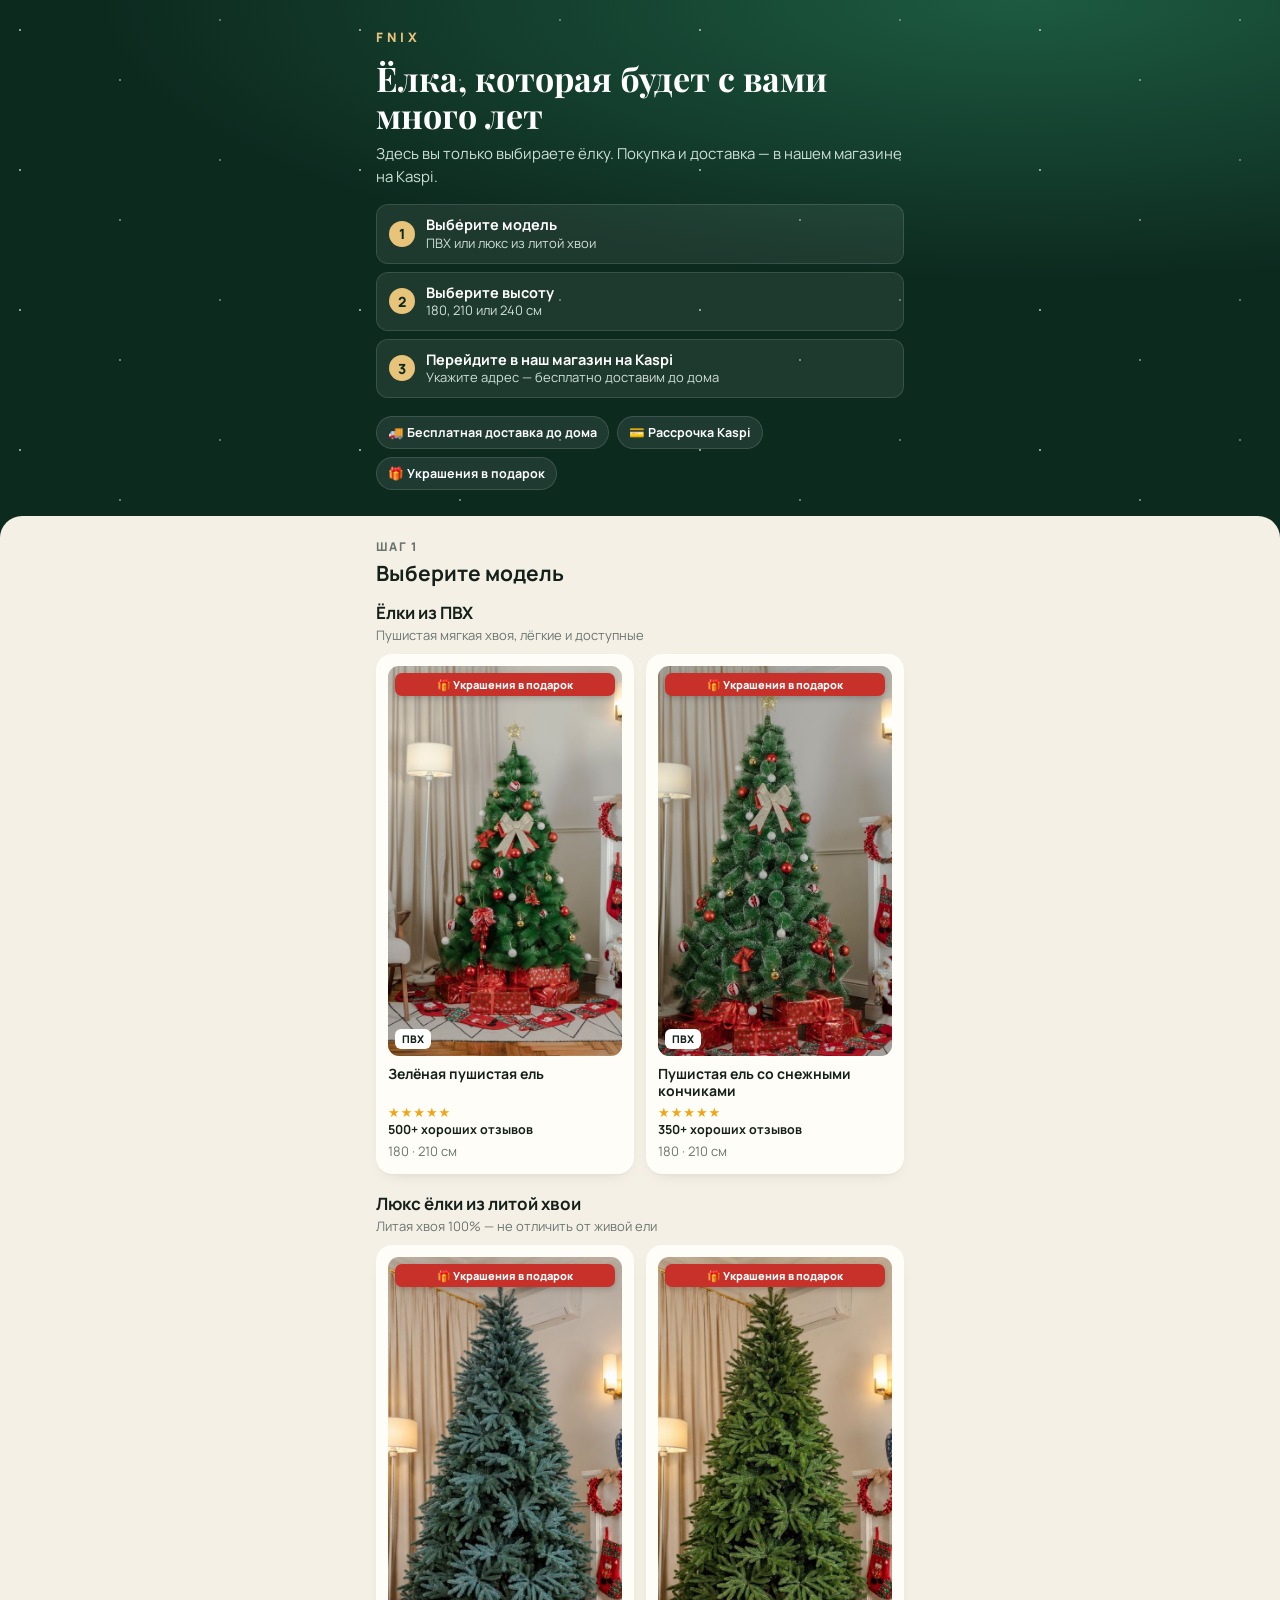
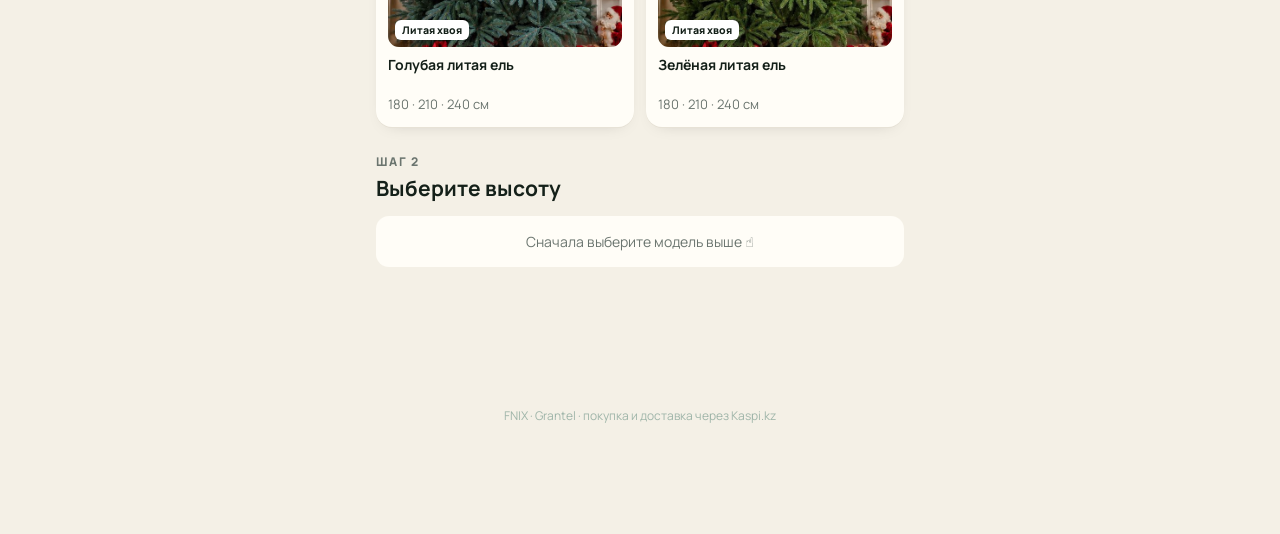
<file: index.html>
<!DOCTYPE html>
<html lang="ru">
<head>
<meta charset="utf-8">
<meta name="viewport" content="width=device-width, initial-scale=1, viewport-fit=cover">
<title>Искусственные ёлки FNIX — купить на Kaspi</title>
<meta name="description" content="Искусственные ёлки FNIX: ПВХ и литые. Выберите модель и размер и купите на Kaspi в рассрочку.">
<meta property="og:title" content="Искусственные ёлки FNIX">
<meta property="og:description" content="4 модели, все размеры. Покупка на Kaspi.">
<meta name="theme-color" content="#0d2a1f">
<link rel="preconnect" href="https://fonts.googleapis.com">
<link rel="preconnect" href="https://fonts.gstatic.com" crossorigin>
<link href="https://fonts.googleapis.com/css2?family=Manrope:wght@500;700;800&family=Playfair+Display:wght@700&display=swap" rel="stylesheet">
<style>
  :root{
    --bg:#0d2a1f; --bg2:#123a2b; --card:#fffdf7; --ink:#142019; --muted:#6b756f;
    --gold:#e8c37a; --kaspi:#f14635; --line:#e7e2d6; --ok:#1f7a4d;
  }
  *{box-sizing:border-box;margin:0;padding:0}
  body{font-family:Manrope,system-ui,sans-serif;background:var(--bg);color:var(--ink);-webkit-font-smoothing:antialiased}
  .wrap{max-width:560px;margin:0 auto;padding:0 16px}

  /* hero */
  header{position:relative;overflow:hidden;color:#fff;padding:28px 0 26px;
    background:radial-gradient(120% 90% at 80% 0%,#1d5a41 0%,var(--bg) 60%)}
  .snow{position:absolute;inset:0;pointer-events:none;
    background-image:radial-gradient(2px 2px at 20px 30px,#fff8 50%,transparent 51%),radial-gradient(1.5px 1.5px at 120px 80px,#fff6 50%,transparent 51%),radial-gradient(2px 2px at 220px 20px,#fff5 50%,transparent 51%),radial-gradient(1px 1px at 300px 110px,#fff8 50%,transparent 51%);
    background-size:340px 140px}
  .brand{font-weight:800;letter-spacing:.32em;font-size:13px;color:var(--gold)}
  h1{font-family:"Playfair Display",serif;font-size:34px;line-height:1.08;margin:14px 0 10px}
  .lead{color:#cfe0d6;font-size:15px;line-height:1.5}
  .how{list-style:none;margin-top:16px;display:grid;gap:8px}
  .how li{display:flex;gap:11px;align-items:center;background:#ffffff12;border:1px solid #ffffff1f;border-radius:12px;padding:10px 12px}
  .how span{flex:none;width:26px;height:26px;border-radius:50%;background:var(--gold);color:var(--bg);font-weight:800;font-size:14px;display:grid;place-items:center}
  .how div{font-size:13px;color:#cfe0d6;line-height:1.35}
  .how b{display:block;color:#fff;font-size:14.5px}
  .perks{display:flex;gap:8px;flex-wrap:wrap;margin-top:18px}
  .perk{font-size:12.5px;font-weight:700;padding:7px 11px;border-radius:99px;background:#ffffff14;border:1px solid #ffffff22}

  main{background:#f4f0e6;border-radius:22px 22px 0 0;padding:22px 0 120px;min-height:60vh}
  .step{font-size:12px;font-weight:800;letter-spacing:.12em;color:var(--muted);text-transform:uppercase}
  h2{font-size:21px;margin:4px 0 14px}

  /* models */
  .grid{display:grid;grid-template-columns:1fr 1fr;gap:12px}
  .grp{margin:18px 0 10px}.grp:first-child{margin-top:4px}
  .grp h3{font-size:17px}.grp p{font-size:13px;color:var(--muted);margin-top:2px}
  .m{background:var(--card);border:2px solid transparent;border-radius:16px;padding:10px 10px 12px;text-align:left;cursor:pointer;font:inherit;color:inherit;
     box-shadow:0 1px 0 var(--line),0 6px 18px -12px #0004;transition:transform .15s,border-color .15s}
  .m:active{transform:scale(.98)}
  .m.on{border-color:var(--ok)}
  .pic{aspect-ratio:3/5;border-radius:11px;overflow:hidden;background:linear-gradient(#eef3ee,#dfe8e1);display:grid;place-items:center;position:relative}
  .pic img{width:100%;height:100%;object-fit:cover;object-position:center top}
  .pic svg{width:78%;height:auto}
  .gift{position:absolute;top:7px;left:7px;right:7px;font-size:11px;font-weight:800;background:#c8312a;color:#fff;padding:4px 7px;border-radius:7px;text-align:center;box-shadow:0 2px 6px #0003}
  .chosen .gift-line{color:#c8312a;font-weight:800;font-size:13px;margin-top:3px}
  .tag{position:absolute;bottom:7px;left:7px;font-size:10.5px;font-weight:800;background:#fff;padding:3px 7px;border-radius:6px}
  .m b{display:block;font-size:14px;line-height:1.25;margin:9px 0 4px;min-height:35px}
  .rev{font-size:12.5px;font-weight:700;color:var(--ink);margin:-1px 0 4px}.rev i{display:block;font-style:normal;color:#f2a516;letter-spacing:1px;font-size:13px}
  .from{font-size:13px;color:var(--muted)}
  .from strong{color:var(--ink);font-size:15px}

  /* sizes */
  #sizes{margin-top:26px;scroll-margin-top:14px}
  .chosen{display:flex;gap:12px;align-items:center;background:var(--card);border-radius:14px;padding:10px;margin-bottom:12px}
  .chosen .pic{width:64px;flex:none;border-radius:9px}
  .chosen p{font-size:13px;color:var(--muted);margin-top:2px}
  .sz{display:grid;grid-template-columns:1fr 1fr;gap:10px}
  .s{background:var(--card);border:2px solid var(--line);border-radius:13px;padding:12px;cursor:pointer;font:inherit;color:inherit;text-align:left}
  .s.on{border-color:var(--ok);background:#f0f8f2}
  .s .h{font-weight:800;font-size:18px}
  .s .p{font-size:14px;margin-top:3px}
  .old{color:var(--muted);text-decoration:line-through;font-size:12.5px;margin-left:4px}
  .hint{color:var(--muted);font-size:14px;padding:16px;text-align:center;background:var(--card);border-radius:13px}

  /* buy bar */
  .bar{position:fixed;left:0;right:0;bottom:0;background:#fff;border-top:1px solid var(--line);padding:12px 16px calc(12px + env(safe-area-inset-bottom));
       transform:translateY(110%);visibility:hidden;transition:transform .25s,visibility .25s;z-index:5;box-shadow:0 -10px 30px -18px #0005}
  .bar.show{transform:none;visibility:visible}
  .bar .wrap{display:flex;align-items:center;gap:12px;padding:0}
  .price{flex:1;min-width:0}
  .price .now{font-size:15px;font-weight:800;line-height:1.25}
  .price small{display:block;color:var(--muted);font-size:12px;white-space:nowrap;overflow:hidden;text-overflow:ellipsis}
  .badge{background:var(--kaspi);color:#fff;font-size:12px;font-weight:800;border-radius:6px;padding:2px 6px;margin-left:6px;vertical-align:4px}
  .buy{background:var(--kaspi);color:#fff;text-decoration:none;font-weight:800;font-size:14.5px;padding:13px 14px;border-radius:13px;text-align:center;line-height:1.2;max-width:58%}
  .buy:active{filter:brightness(.92)}
  footer{color:#9fb5a9;font-size:12px;text-align:center;padding:20px 16px 110px;background:#f4f0e6}
  .sk{display:inline-block;width:70px;height:14px;border-radius:4px;background:linear-gradient(90deg,#e8e3d8,#f6f2e9,#e8e3d8);background-size:200%;animation:sh 1.2s infinite;vertical-align:-2px}
  @keyframes sh{to{background-position:-200% 0}}
</style>
</head>
<body>
<header>
  <div class="snow"></div>
  <div class="wrap" style="position:relative">
    <div class="brand">FNIX</div>
    <h1>Ёлка, которая будет с вами много лет</h1>
    <p class="lead">Здесь вы только выбираете ёлку. Покупка и доставка — в нашем магазине на Kaspi.</p>
    <ol class="how">
      <li><span>1</span><div><b>Выберите модель</b>ПВХ или люкс из литой хвои</div></li>
      <li><span>2</span><div><b>Выберите высоту</b>180, 210 или 240 см</div></li>
      <li><span>3</span><div><b>Перейдите в наш магазин на Kaspi</b>Укажите адрес — бесплатно доставим до дома</div></li>
    </ol>
    <div class="perks"><span class="perk">🚚 Бесплатная доставка до дома</span><span class="perk">💳 Рассрочка Kaspi</span><span class="perk">🎁 Украшения в подарок</span></div>
  </div>
</header>

<main>
  <div class="wrap">
    <div class="step">Шаг 1</div>
    <h2>Выберите модель</h2>
    <div id="models"></div>

    <section id="sizes">
      <div class="step">Шаг 2</div>
      <h2>Выберите высоту</h2>
      <div id="sizebox"><div class="hint">Сначала выберите модель выше ☝️</div></div>
    </section>
  </div>
</main>
<footer>FNIX · Grantel · покупка и доставка через Kaspi.kz</footer>

<div class="bar" id="bar">
  <div class="wrap">
    <div class="price"><div class="now" id="barName"></div><small id="barH"></small></div>
    <a class="buy" id="buy" href="#" target="_blank" rel="noopener">Перейти в KASPI магазин</a>
  </div>
</div>

<script>
// ---- Настройка: ID пикселя Meta (необязательно) ----
const PIXEL_ID = "";

const TREES = {
  "pvc-green":  {fill:"#2f7d4a", dark:"#1f5c35", tips:null},
  "pvc-snow":   {fill:"#2f7d4a", dark:"#1f5c35", tips:"#ffffff"},
  "cast-blue":  {fill:"#6f9fae", dark:"#4f7f8f", tips:"#d7eaf0"},
  "cast-green": {fill:"#3c8a52", dark:"#246a3b", tips:"#7fbf8c"},
};
function treeSVG(id){
  const t = TREES[id] || TREES["pvc-green"];
  const tiers = [[60,28,70],[52,55,92],[42,85,116],[30,118,140]]; // halfWidth, top, bottom
  let s = `<svg viewBox="0 0 120 170" xmlns="http://www.w3.org/2000/svg"><rect x="54" y="138" width="12" height="18" rx="2" fill="#6b4a2e"/>`;
  tiers.slice().reverse().forEach(([w,top,bot],i)=>{
    const pts=[`60,${top}`]; const n=7;
    for(let k=0;k<=n;k++){const x=60+w-(2*w*k/n); pts.push(`${x},${bot-(k%2?6:0)}`);}
    s+=`<polygon points="${pts.join(" ")}" fill="${i%2?t.fill:t.dark}"/>`;
    if(t.tips) for(let k=0;k<=n;k+=1){const x=60+w-(2*w*k/n); s+=`<circle cx="${x}" cy="${bot-(k%2?6:1)}" r="${id==="pvc-snow"?3.6:2.2}" fill="${t.tips}"/>`;}
  });
  s+=`<polygon points="60,6 63.5,15 73,15 65.5,20.5 68.5,29.5 60,24 51.5,29.5 54.5,20.5 47,15 56.5,15" fill="#e8c37a"/></svg>`;
  return s;
}
const pic = (m, extra="") => `<div class="pic">${m.img?`<img src="${m.img}" alt="${m.name}" loading="lazy">`:treeSVG(m.id)}${extra}</div>`;
let MODELS=[], GROUPS=[], cur=null, curSize=null;
function sizesOf(m){ return m.sizes.filter(s => s.kaspi); }
const hs = m => sizesOf(m).map(s=>s.h.replace(" см","")).join(" · ") + " см";

function renderModels(){
  document.getElementById("models").innerHTML = GROUPS.map(g=>{
    const ms = MODELS.filter(m=>m.group===g.id);
    return `<div class="grp"><h3>${g.title}</h3><p>${g.sub}</p></div><div class="grid">${ms.map(m=>
      `<button class="m ${cur===m?"on":""}" data-id="${m.id}">${pic(m,`${m.gift?`<span class="gift">🎁 ${m.gift}</span>`:""}<span class="tag">${m.material}</span>`)}<b>${m.name}</b>${m.reviews?`<div class="rev"><i>★★★★★</i> ${m.reviews}</div>`:""}<div class="from">${hs(m)}</div></button>`).join("")}</div>`;
  }).join("");
}

function renderSizes(){
  const box=document.getElementById("sizebox");
  if(!cur) return;
  const list=sizesOf(cur);
  box.innerHTML = `<div class="chosen">${pic(cur)}<div><b>${cur.name}</b><p>${cur.desc}</p>${cur.gift?`<div class="gift-line">🎁 ${cur.gift}</div>`:""}</div></div>` +
    `<div class="sz">${list.map((s,i)=>`<button class="s ${curSize===s?"on":""}" data-i="${i}"><div class="h">${s.h}</div></button>`).join("")}</div>`;
}

function renderBar(){
  const bar=document.getElementById("bar");
  if(!curSize){bar.classList.remove("show");return;}
  document.getElementById("barName").textContent = cur.name;
  document.getElementById("barH").textContent = curSize.h;
  document.getElementById("buy").href = curSize.kaspi;
  bar.classList.add("show");
}

document.addEventListener("click",e=>{
  const m=e.target.closest(".m");
  if(m){
    cur=MODELS.find(x=>x.id===m.dataset.id); curSize=null;
    renderModels(); renderSizes(); renderBar();
    document.getElementById("sizes").scrollIntoView({behavior:"smooth"});
    track("ViewContent",{content_name:cur.name});
    return;
  }
  const s=e.target.closest(".s");
  if(s){ curSize=sizesOf(cur)[+s.dataset.i]; renderSizes(); renderBar(); return; }
  if(e.target.closest("#buy")) track("Lead",{content_name:`${cur.name} ${curSize.h}`});
});

function track(ev,data){ try{ window.fbq && fbq("track",ev,data);}catch(_){} }
if(PIXEL_ID){
  !function(f,b,e,v,n,t,s){if(f.fbq)return;n=f.fbq=function(){n.callMethod?n.callMethod.apply(n,arguments):n.queue.push(arguments)};if(!f._fbq)f._fbq=n;n.push=n;n.loaded=!0;n.version='2.0';n.queue=[];t=b.createElement(e);t.async=!0;t.src=v;s=b.getElementsByTagName(e)[0];s.parentNode.insertBefore(t,s)}(window,document,'script','https://connect.facebook.net/en_US/fbevents.js');
  fbq("init",PIXEL_ID); fbq("track","PageView");
}

(async()=>{
  const cfg = await (await fetch("products.json",{cache:"no-store"})).json();
  MODELS = cfg.models; GROUPS = cfg.groups; renderModels();
})();
</script>
</body>
</html>
</file>
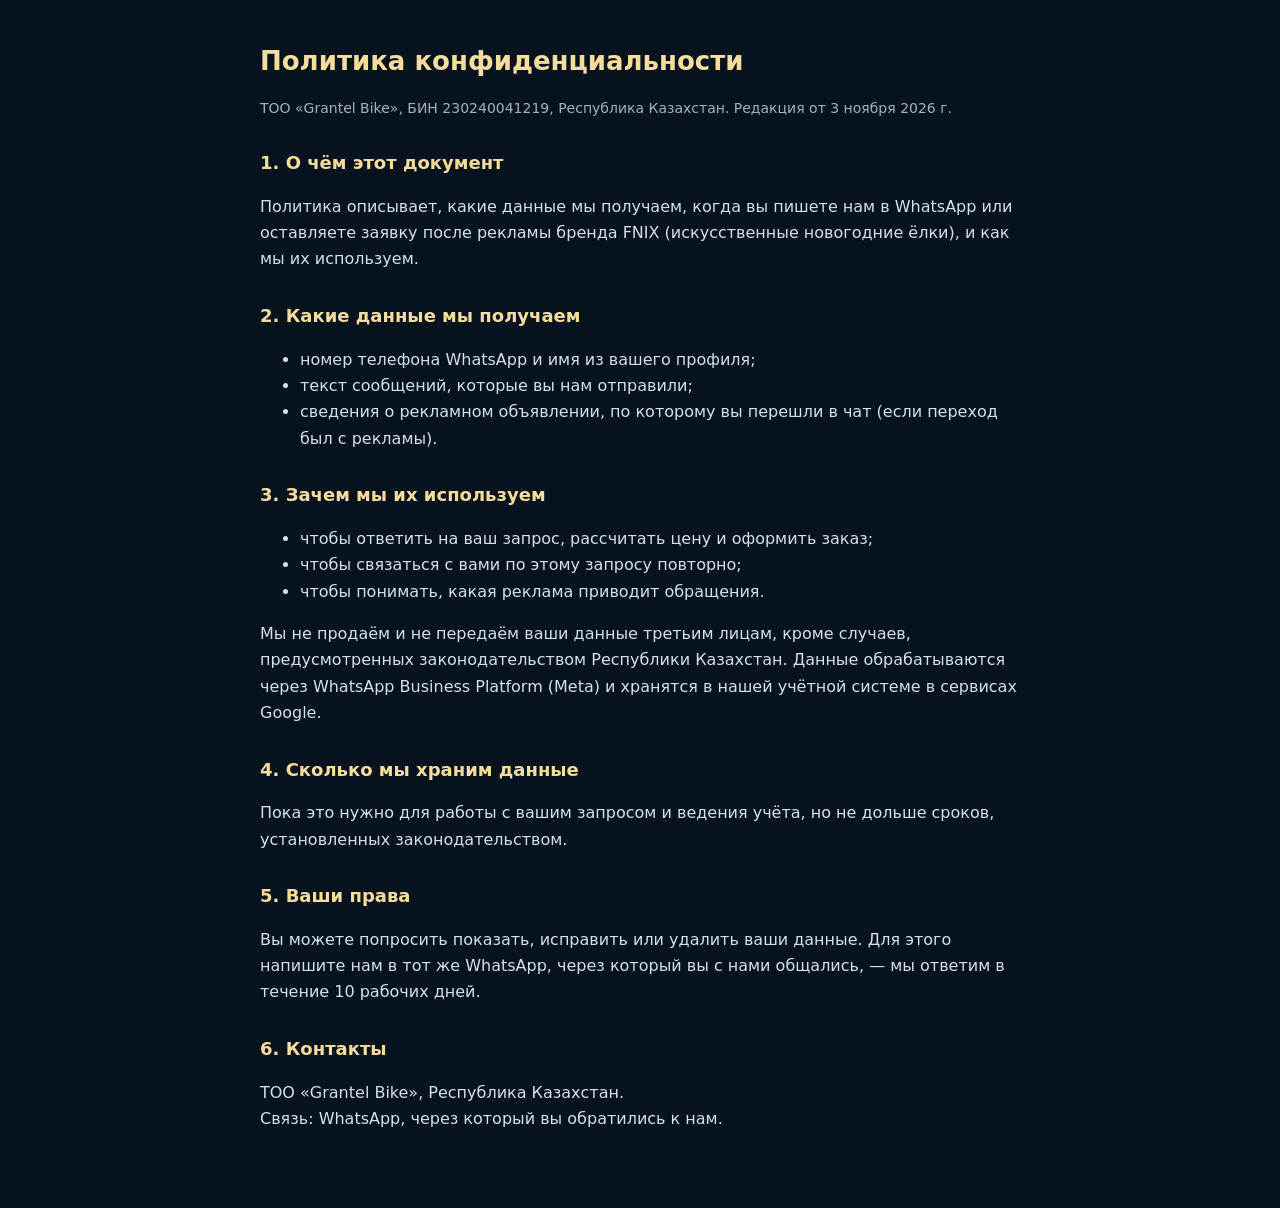
<file: site/privacy.html>
<!doctype html>
<html lang="ru">
<head>
<meta charset="utf-8">
<meta name="viewport" content="width=device-width,initial-scale=1">
<title>Политика конфиденциальности — FNIX</title>
<style>
  body{margin:0;background:#07121f;color:#eef3f7;font:16px/1.65 system-ui,-apple-system,Segoe UI,sans-serif}
  main{max-width:760px;margin:0 auto;padding:40px 16px 60px}
  h1{font-size:26px;margin:0 0 6px;color:#f6dd9c}
  h2{font-size:18px;margin:28px 0 8px;color:#f6dd9c}
  p,li{color:#d5e0e8}
  .muted{color:#9fb3c4;font-size:14px}
  a{color:#e8c26b}
</style>
</head>
<body>
<main>
  <h1>Политика конфиденциальности</h1>
  <p class="muted">ТОО «Grantel Bike», БИН 230240041219, Республика Казахстан. Редакция от 3 ноября 2026 г.</p>

  <h2>1. О чём этот документ</h2>
  <p>Политика описывает, какие данные мы получаем, когда вы пишете нам в WhatsApp или оставляете заявку после рекламы бренда FNIX (искусственные новогодние ёлки), и как мы их используем.</p>

  <h2>2. Какие данные мы получаем</h2>
  <ul>
    <li>номер телефона WhatsApp и имя из вашего профиля;</li>
    <li>текст сообщений, которые вы нам отправили;</li>
    <li>сведения о рекламном объявлении, по которому вы перешли в чат (если переход был с рекламы).</li>
  </ul>

  <h2>3. Зачем мы их используем</h2>
  <ul>
    <li>чтобы ответить на ваш запрос, рассчитать цену и оформить заказ;</li>
    <li>чтобы связаться с вами по этому запросу повторно;</li>
    <li>чтобы понимать, какая реклама приводит обращения.</li>
  </ul>
  <p>Мы не продаём и не передаём ваши данные третьим лицам, кроме случаев, предусмотренных законодательством Республики Казахстан. Данные обрабатываются через WhatsApp Business Platform (Meta) и хранятся в нашей учётной системе в сервисах Google.</p>

  <h2>4. Сколько мы храним данные</h2>
  <p>Пока это нужно для работы с вашим запросом и ведения учёта, но не дольше сроков, установленных законодательством.</p>

  <h2>5. Ваши права</h2>
  <p>Вы можете попросить показать, исправить или удалить ваши данные. Для этого напишите нам в тот же WhatsApp, через который вы с нами общались, — мы ответим в течение 10 рабочих дней.</p>

  <h2>6. Контакты</h2>
  <p>ТОО «Grantel Bike», Республика Казахстан.<br>Связь: WhatsApp, через который вы обратились к нам.</p>
</main>
</body>
</html>
</file>
